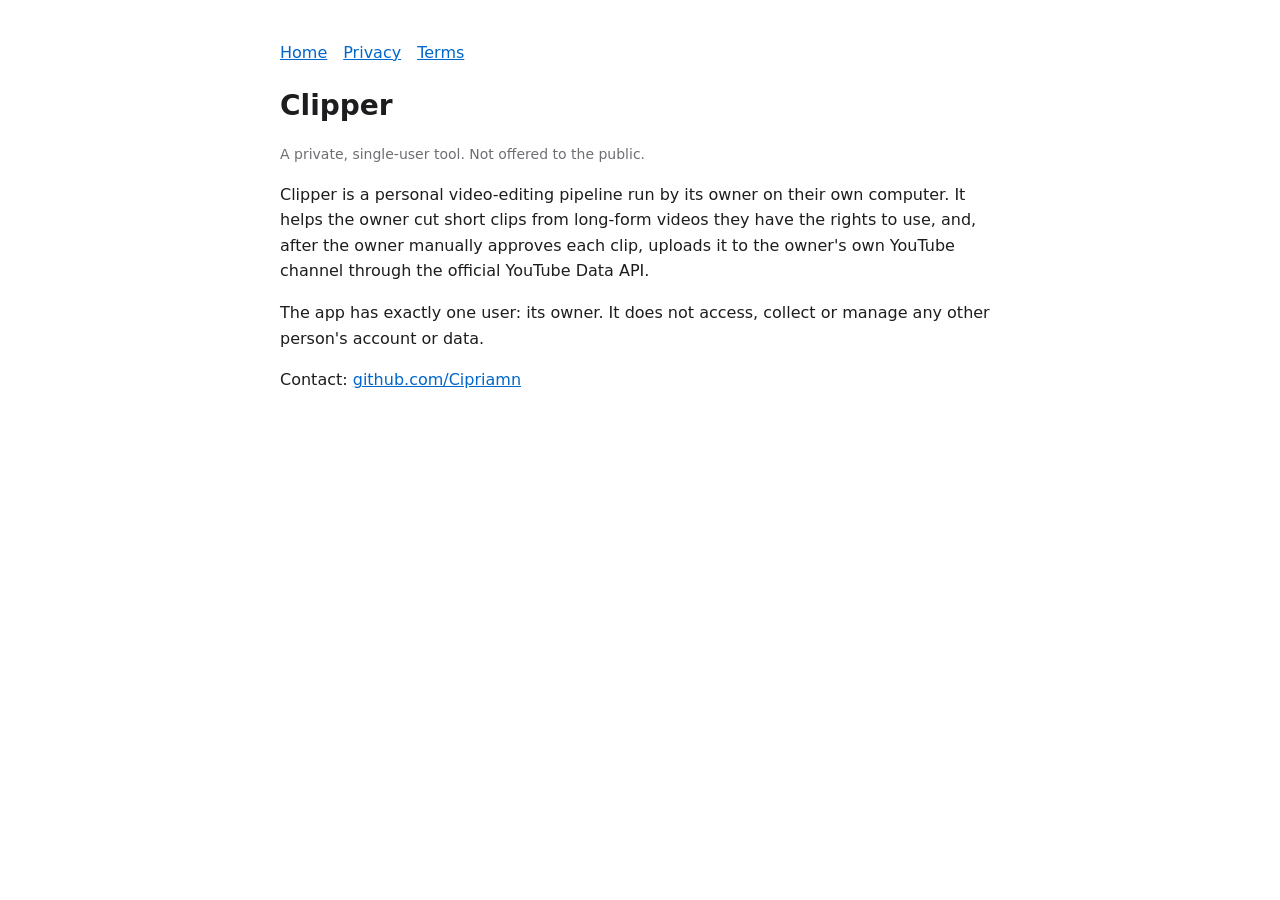
<file: docs/index.html>
<!doctype html>
<html lang="en"><head><meta charset="utf-8"><meta name="viewport" content="width=device-width,initial-scale=1">
<title>Clipper</title><link rel="stylesheet" href="style.css"></head>
<body>
<nav><a href="index.html">Home</a><a href="privacy.html">Privacy</a><a href="terms.html">Terms</a></nav>
<h1>Clipper</h1>
<p class="muted">A private, single-user tool. Not offered to the public.</p>
<p>Clipper is a personal video-editing pipeline run by its owner on their own computer. It helps the owner cut short clips from long-form videos they have the rights to use, and, after the owner manually approves each clip, uploads it to the owner's own YouTube channel through the official YouTube Data API.</p>
<p>The app has exactly one user: its owner. It does not access, collect or manage any other person's account or data.</p>
<p>Contact: <a href="https://github.com/Cipriamn">github.com/Cipriamn</a></p>
</body></html>
</file>
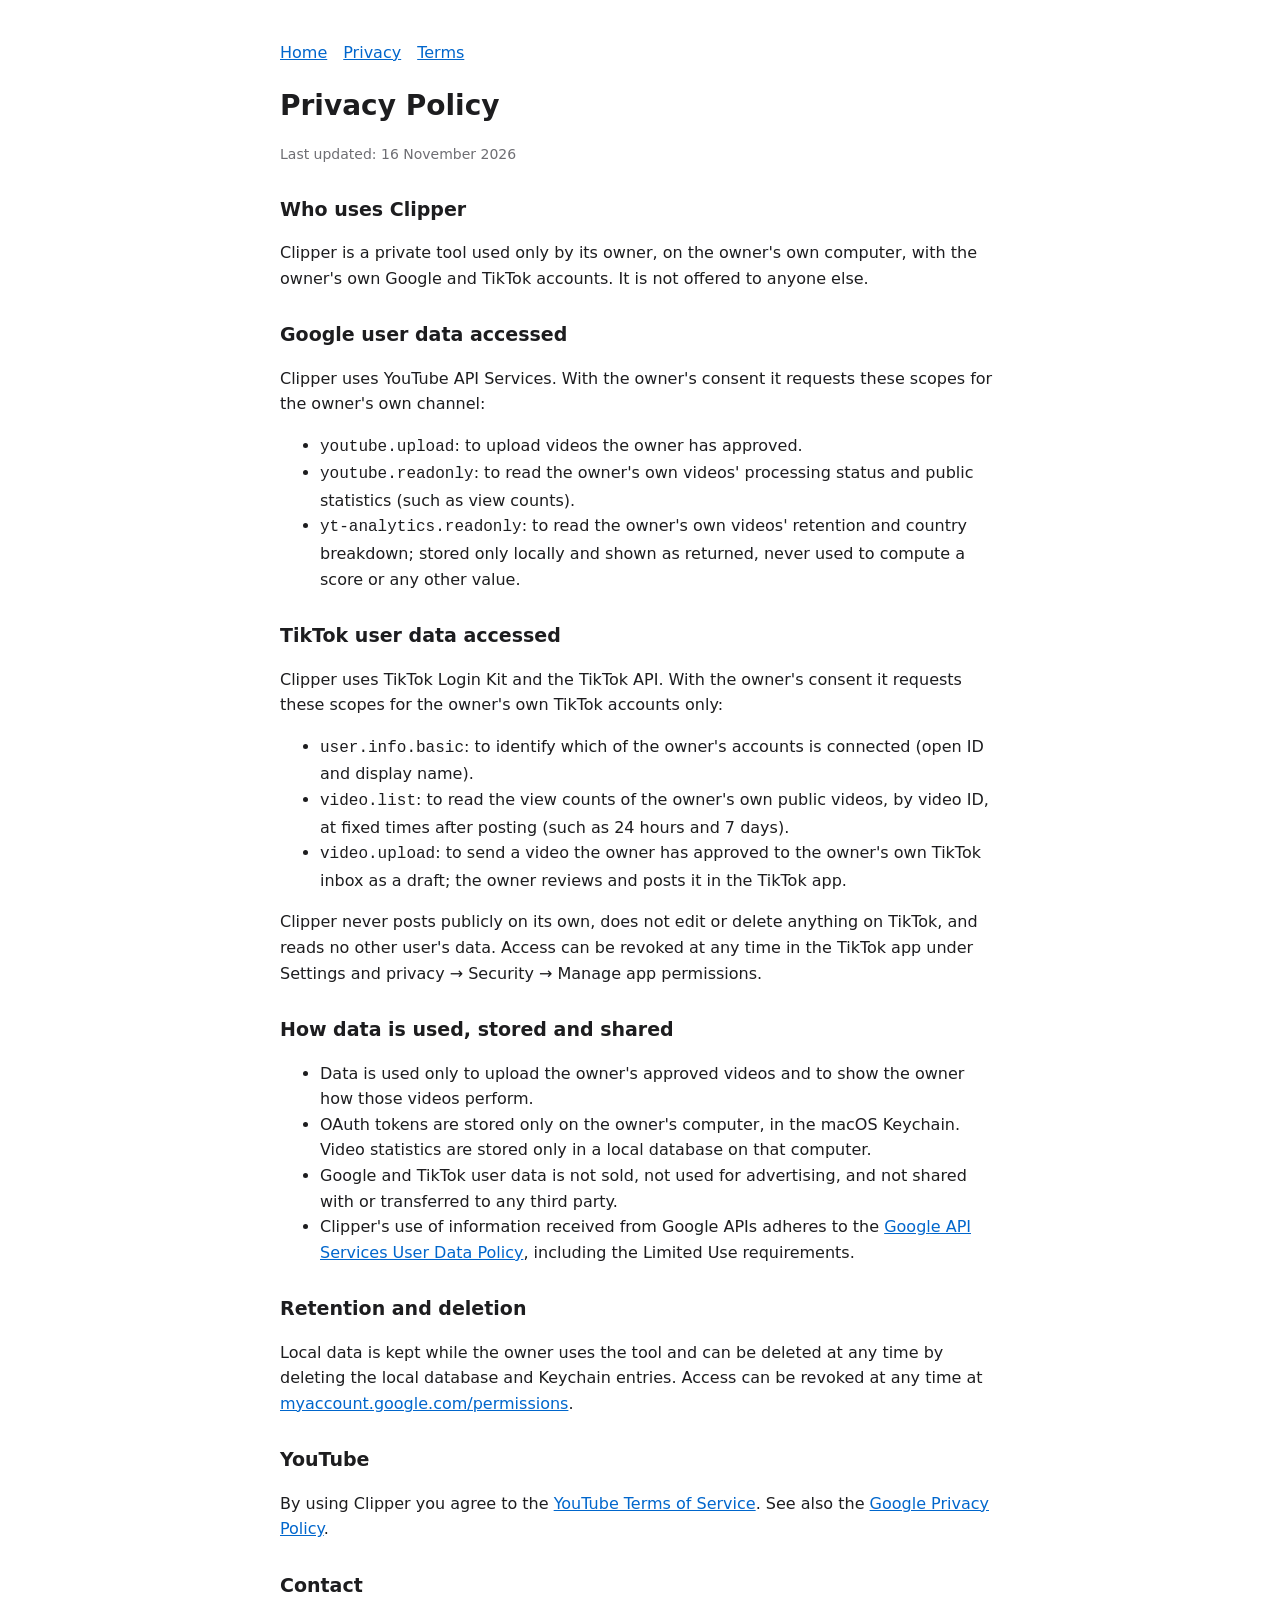
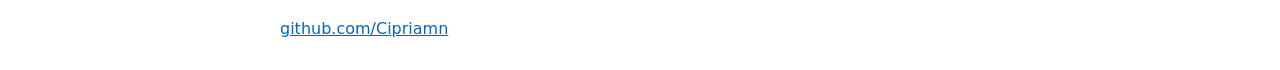
<file: docs/privacy.html>
<!doctype html>
<html lang="en"><head><meta charset="utf-8"><meta name="viewport" content="width=device-width,initial-scale=1">
<title>Clipper Privacy Policy</title><link rel="stylesheet" href="style.css"></head>
<body>
<nav><a href="index.html">Home</a><a href="privacy.html">Privacy</a><a href="terms.html">Terms</a></nav>
<h1>Privacy Policy</h1>
<p class="muted">Last updated: 16 November 2026</p>

<h2>Who uses Clipper</h2>
<p>Clipper is a private tool used only by its owner, on the owner's own computer, with the owner's own Google and TikTok accounts. It is not offered to anyone else.</p>

<h2>Google user data accessed</h2>
<p>Clipper uses YouTube API Services. With the owner's consent it requests these scopes for the owner's own channel:</p>
<ul>
<li><code>youtube.upload</code>: to upload videos the owner has approved.</li>
<li><code>youtube.readonly</code>: to read the owner's own videos' processing status and public statistics (such as view counts).</li>
<li><code>yt-analytics.readonly</code>: to read the owner's own videos' retention and country breakdown; stored only locally and shown as returned, never used to compute a score or any other value.</li>
</ul>

<h2>TikTok user data accessed</h2>
<p>Clipper uses TikTok Login Kit and the TikTok API. With the owner's consent it requests these scopes for the owner's own TikTok accounts only:</p>
<ul>
<li><code>user.info.basic</code>: to identify which of the owner's accounts is connected (open ID and display name).</li>
<li><code>video.list</code>: to read the view counts of the owner's own public videos, by video ID, at fixed times after posting (such as 24 hours and 7 days).</li>
<li><code>video.upload</code>: to send a video the owner has approved to the owner's own TikTok inbox as a draft; the owner reviews and posts it in the TikTok app.</li>
</ul>
<p>Clipper never posts publicly on its own, does not edit or delete anything on TikTok, and reads no other user's data. Access can be revoked at any time in the TikTok app under Settings and privacy → Security → Manage app permissions.</p>

<h2>How data is used, stored and shared</h2>
<ul>
<li>Data is used only to upload the owner's approved videos and to show the owner how those videos perform.</li>
<li>OAuth tokens are stored only on the owner's computer, in the macOS Keychain. Video statistics are stored only in a local database on that computer.</li>
<li>Google and TikTok user data is not sold, not used for advertising, and not shared with or transferred to any third party.</li>
<li>Clipper's use of information received from Google APIs adheres to the <a href="https://developers.google.com/terms/api-services-user-data-policy">Google API Services User Data Policy</a>, including the Limited Use requirements.</li>
</ul>

<h2>Retention and deletion</h2>
<p>Local data is kept while the owner uses the tool and can be deleted at any time by deleting the local database and Keychain entries. Access can be revoked at any time at <a href="https://myaccount.google.com/permissions">myaccount.google.com/permissions</a>.</p>

<h2>YouTube</h2>
<p>By using Clipper you agree to the <a href="https://www.youtube.com/t/terms">YouTube Terms of Service</a>. See also the <a href="https://policies.google.com/privacy">Google Privacy Policy</a>.</p>

<h2>Contact</h2>
<p><a href="https://github.com/Cipriamn">github.com/Cipriamn</a></p>
</body></html>
</file>
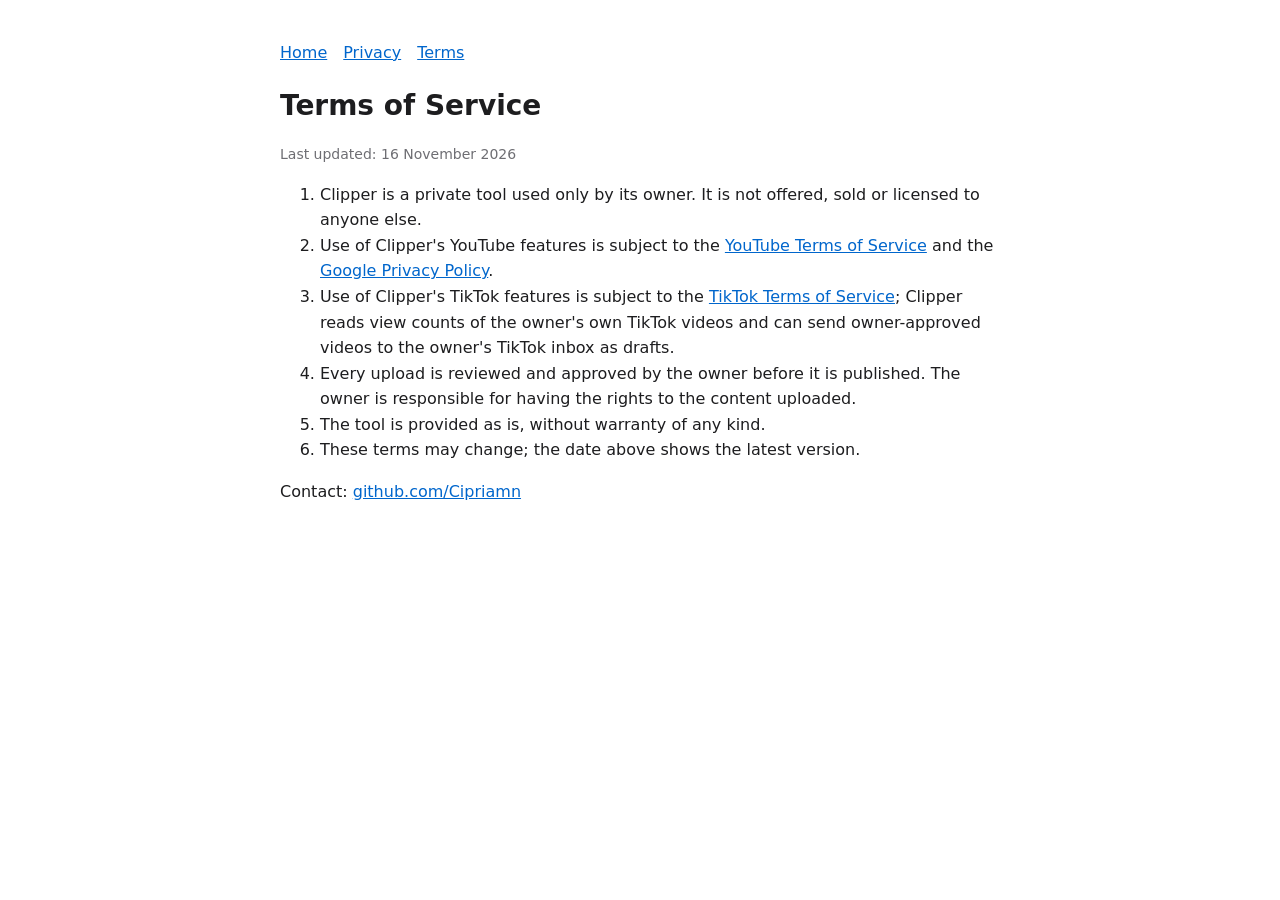
<file: docs/terms.html>
<!doctype html>
<html lang="en"><head><meta charset="utf-8"><meta name="viewport" content="width=device-width,initial-scale=1">
<title>Clipper Terms</title><link rel="stylesheet" href="style.css"></head>
<body>
<nav><a href="index.html">Home</a><a href="privacy.html">Privacy</a><a href="terms.html">Terms</a></nav>
<h1>Terms of Service</h1>
<p class="muted">Last updated: 16 November 2026</p>
<ol>
<li>Clipper is a private tool used only by its owner. It is not offered, sold or licensed to anyone else.</li>
<li>Use of Clipper's YouTube features is subject to the <a href="https://www.youtube.com/t/terms">YouTube Terms of Service</a> and the <a href="https://policies.google.com/privacy">Google Privacy Policy</a>.</li>
<li>Use of Clipper's TikTok features is subject to the <a href="https://www.tiktok.com/legal/page/global/terms-of-service/en">TikTok Terms of Service</a>; Clipper reads view counts of the owner's own TikTok videos and can send owner-approved videos to the owner's TikTok inbox as drafts.</li>
<li>Every upload is reviewed and approved by the owner before it is published. The owner is responsible for having the rights to the content uploaded.</li>
<li>The tool is provided as is, without warranty of any kind.</li>
<li>These terms may change; the date above shows the latest version.</li>
</ol>
<p>Contact: <a href="https://github.com/Cipriamn">github.com/Cipriamn</a></p>
</body></html>
</file>
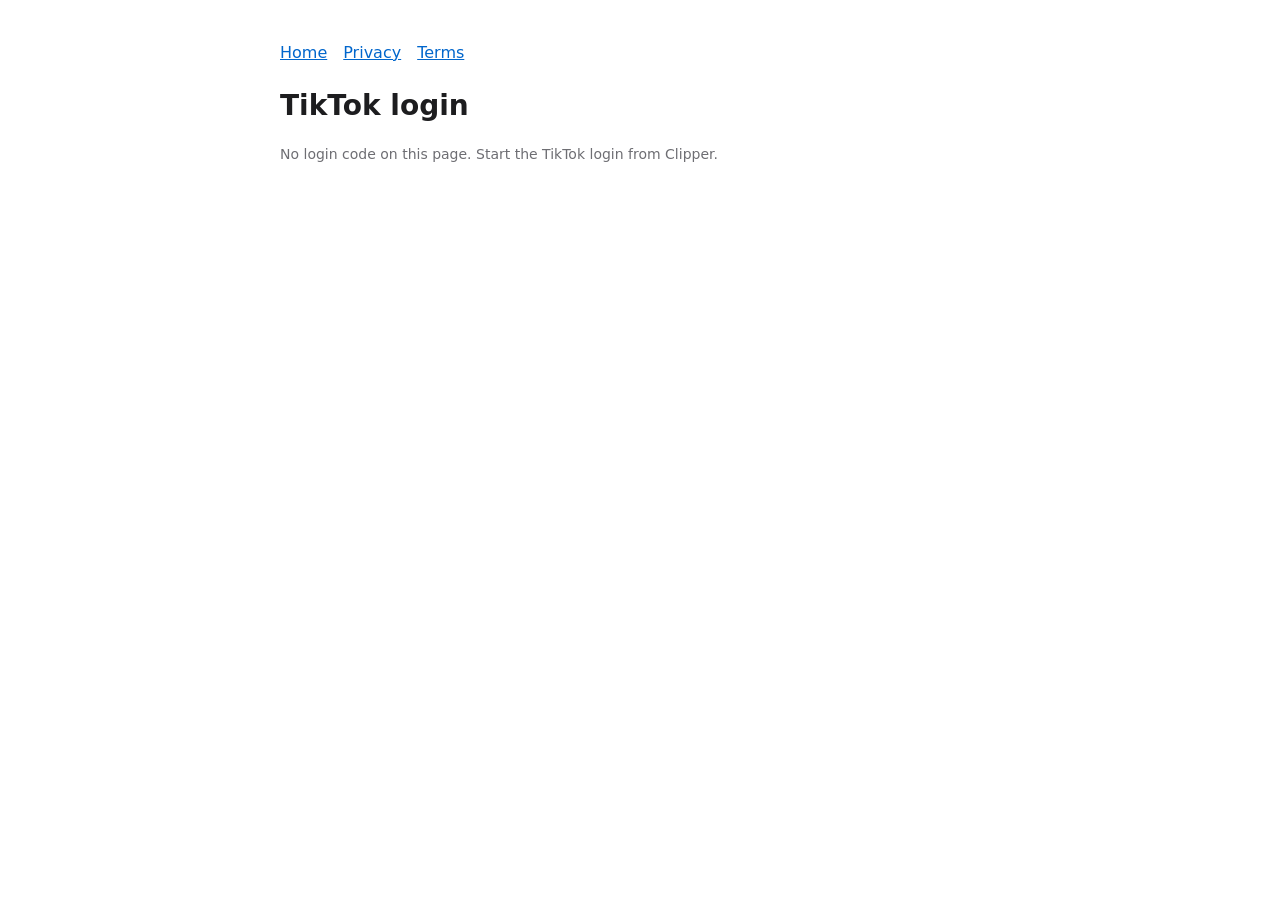
<file: docs/tiktok-callback.html>
<!doctype html>
<html lang="en"><head><meta charset="utf-8"><meta name="viewport" content="width=device-width,initial-scale=1">
<meta name="referrer" content="no-referrer"><meta name="robots" content="noindex">
<title>Clipper TikTok Login</title><link rel="stylesheet" href="style.css"></head>
<body>
<nav><a href="index.html">Home</a><a href="privacy.html">Privacy</a><a href="terms.html">Terms</a></nav>
<h1>TikTok login</h1>
<p id="msg" class="muted">Reading the login result…</p>
<div id="out" hidden>
<p>Copy this code and paste it into Clipper on your computer. It works once and expires in a few minutes.</p>
<p><code id="code" style="word-break:break-all;font-size:15px"></code></p>
<p><button id="copy" type="button">Copy code</button></p>
<p class="muted">This page runs only in your browser: it sends the code nowhere and stores nothing.</p>
</div>
<script>
(function () {
  var q = new URLSearchParams(location.search);
  var msg = document.getElementById("msg");
  var err = q.get("error"), code = q.get("code");
  if (err) {
    msg.textContent = "TikTok returned an error: " + err + (q.get("error_description") ? " (" + q.get("error_description") + ")" : "");
    return;
  }
  if (!code) { msg.textContent = "No login code on this page. Start the TikTok login from Clipper."; return; }
  msg.textContent = "Login approved" + (q.get("state") ? " (state " + q.get("state").slice(0, 8) + "…)" : "") + ".";
  document.getElementById("code").textContent = code;
  document.getElementById("out").hidden = false;
  document.getElementById("copy").onclick = function () {
    navigator.clipboard.writeText(code).then(function () { document.getElementById("copy").textContent = "Copied"; });
  };
  history.replaceState(null, "", location.pathname);  // keep the code out of browser history
})();
</script>
</body></html>
</file>
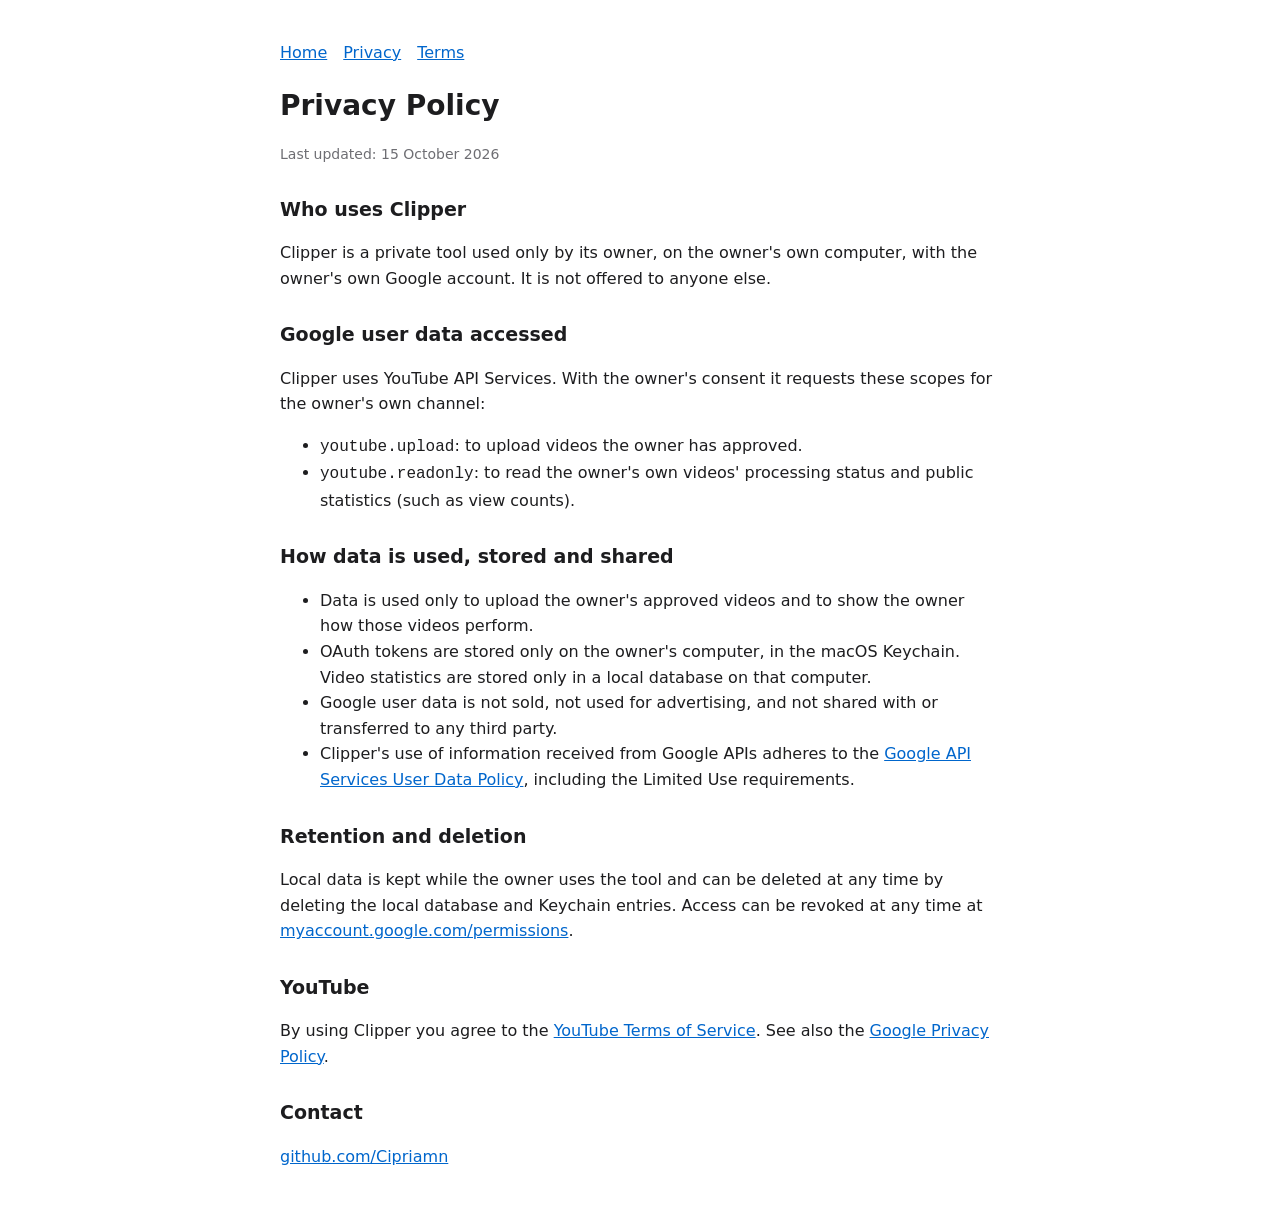
<file: site/privacy.html>
<!doctype html>
<html lang="en"><head><meta charset="utf-8"><meta name="viewport" content="width=device-width,initial-scale=1">
<title>Clipper Privacy Policy</title><link rel="stylesheet" href="style.css"></head>
<body>
<nav><a href="index.html">Home</a><a href="privacy.html">Privacy</a><a href="terms.html">Terms</a></nav>
<h1>Privacy Policy</h1>
<p class="muted">Last updated: 15 October 2026</p>

<h2>Who uses Clipper</h2>
<p>Clipper is a private tool used only by its owner, on the owner's own computer, with the owner's own Google account. It is not offered to anyone else.</p>

<h2>Google user data accessed</h2>
<p>Clipper uses YouTube API Services. With the owner's consent it requests these scopes for the owner's own channel:</p>
<ul>
<li><code>youtube.upload</code>: to upload videos the owner has approved.</li>
<li><code>youtube.readonly</code>: to read the owner's own videos' processing status and public statistics (such as view counts).</li>
</ul>

<h2>How data is used, stored and shared</h2>
<ul>
<li>Data is used only to upload the owner's approved videos and to show the owner how those videos perform.</li>
<li>OAuth tokens are stored only on the owner's computer, in the macOS Keychain. Video statistics are stored only in a local database on that computer.</li>
<li>Google user data is not sold, not used for advertising, and not shared with or transferred to any third party.</li>
<li>Clipper's use of information received from Google APIs adheres to the <a href="https://developers.google.com/terms/api-services-user-data-policy">Google API Services User Data Policy</a>, including the Limited Use requirements.</li>
</ul>

<h2>Retention and deletion</h2>
<p>Local data is kept while the owner uses the tool and can be deleted at any time by deleting the local database and Keychain entries. Access can be revoked at any time at <a href="https://myaccount.google.com/permissions">myaccount.google.com/permissions</a>.</p>

<h2>YouTube</h2>
<p>By using Clipper you agree to the <a href="https://www.youtube.com/t/terms">YouTube Terms of Service</a>. See also the <a href="https://policies.google.com/privacy">Google Privacy Policy</a>.</p>

<h2>Contact</h2>
<p><a href="https://github.com/Cipriamn">github.com/Cipriamn</a></p>
</body></html>
</file>
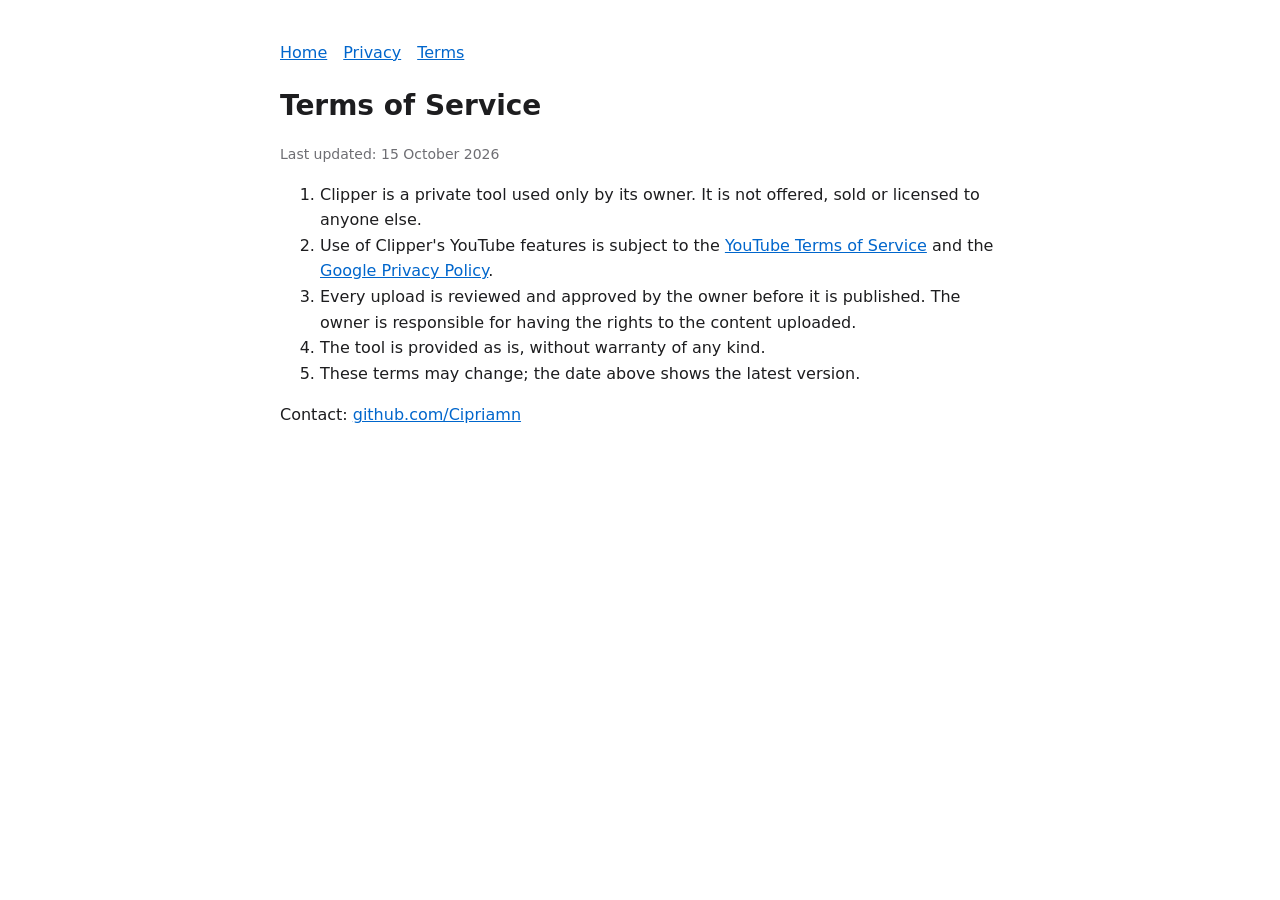
<file: site/terms.html>
<!doctype html>
<html lang="en"><head><meta charset="utf-8"><meta name="viewport" content="width=device-width,initial-scale=1">
<title>Clipper Terms</title><link rel="stylesheet" href="style.css"></head>
<body>
<nav><a href="index.html">Home</a><a href="privacy.html">Privacy</a><a href="terms.html">Terms</a></nav>
<h1>Terms of Service</h1>
<p class="muted">Last updated: 15 October 2026</p>
<ol>
<li>Clipper is a private tool used only by its owner. It is not offered, sold or licensed to anyone else.</li>
<li>Use of Clipper's YouTube features is subject to the <a href="https://www.youtube.com/t/terms">YouTube Terms of Service</a> and the <a href="https://policies.google.com/privacy">Google Privacy Policy</a>.</li>
<li>Every upload is reviewed and approved by the owner before it is published. The owner is responsible for having the rights to the content uploaded.</li>
<li>The tool is provided as is, without warranty of any kind.</li>
<li>These terms may change; the date above shows the latest version.</li>
</ol>
<p>Contact: <a href="https://github.com/Cipriamn">github.com/Cipriamn</a></p>
</body></html>
</file>
<file: docs/style.css>
body{max-width:720px;margin:40px auto;padding:0 16px;font:16px/1.6 -apple-system,system-ui,sans-serif;color:#1d1d1f;background:#fff}
h1{font-size:28px;margin-bottom:4px}h2{font-size:19px;margin-top:28px}
.muted{color:#6e6e73;font-size:14px}a{color:#0066cc}
nav a{margin-right:16px}
@media (prefers-color-scheme:dark){body{color:#f5f5f7;background:#111}.muted{color:#a1a1a6}a{color:#4da3ff}}
</file>
<file: site/style.css>
body{max-width:720px;margin:40px auto;padding:0 16px;font:16px/1.6 -apple-system,system-ui,sans-serif;color:#1d1d1f;background:#fff}
h1{font-size:28px;margin-bottom:4px}h2{font-size:19px;margin-top:28px}
.muted{color:#6e6e73;font-size:14px}a{color:#0066cc}
nav a{margin-right:16px}
@media (prefers-color-scheme:dark){body{color:#f5f5f7;background:#111}.muted{color:#a1a1a6}a{color:#4da3ff}}
</file>
